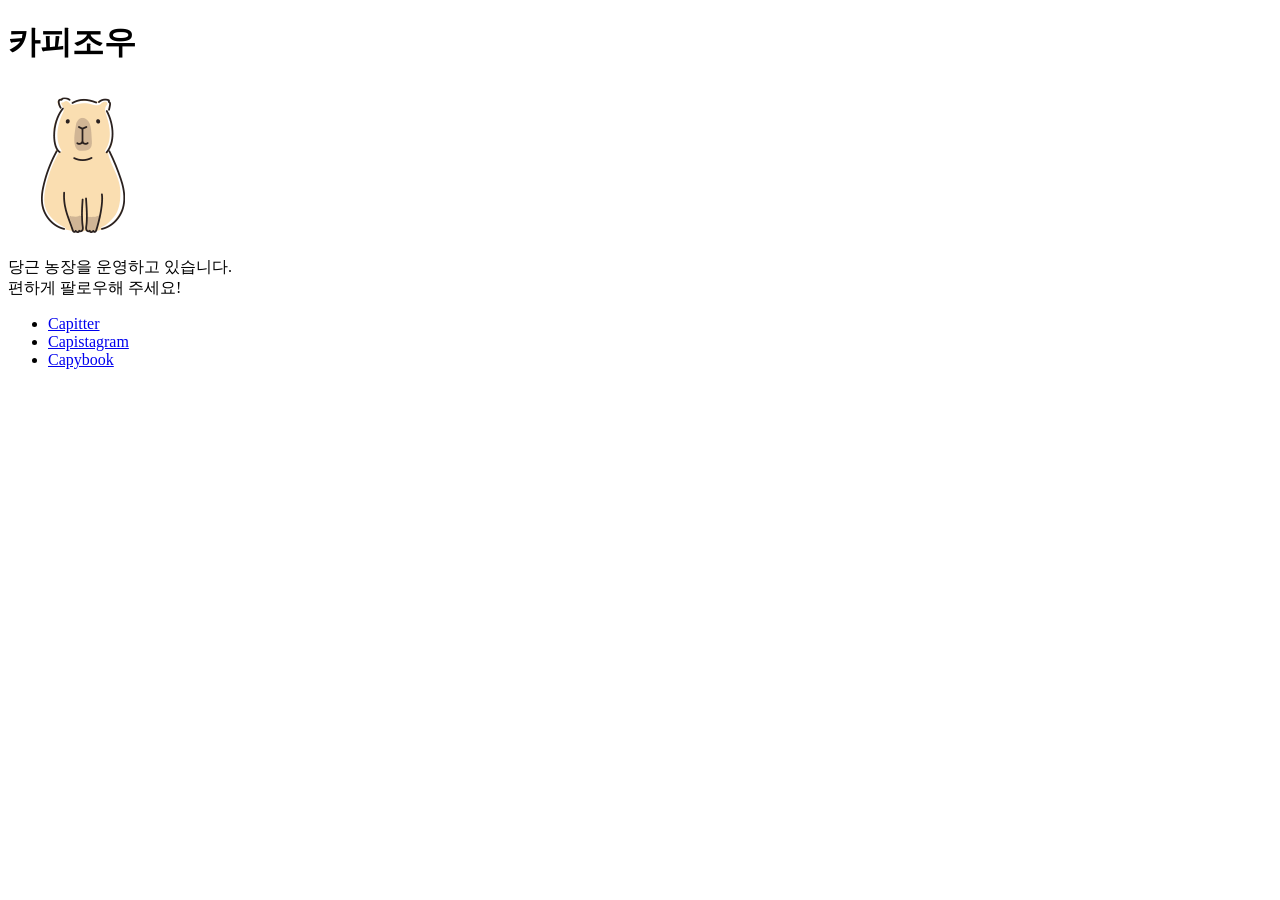
<file: test0406/index.html>
<!DOCTYPE html>
<html lang="ko">
  <head>
    <meta charset="UTF-8">
    <title>카피조우 소개</title>
  </head>
  <body>
    <h1>카피조우</h1>
    <p>
      <img src="capyzou.png" alt="카피조우 증명사진">
    </p>
    <p>
      당근 농장을 운영하고 있습니다.<br>
      편하게 팔로우해 주세요!
    </p>
    <ul>
      <li><a href="#">Capitter</a></li>
      <li><a href="#">Capistagram</a></li>
      <li><a href="#">Capybook</a></li>
    </ul>
  </body>
</html>
</file>
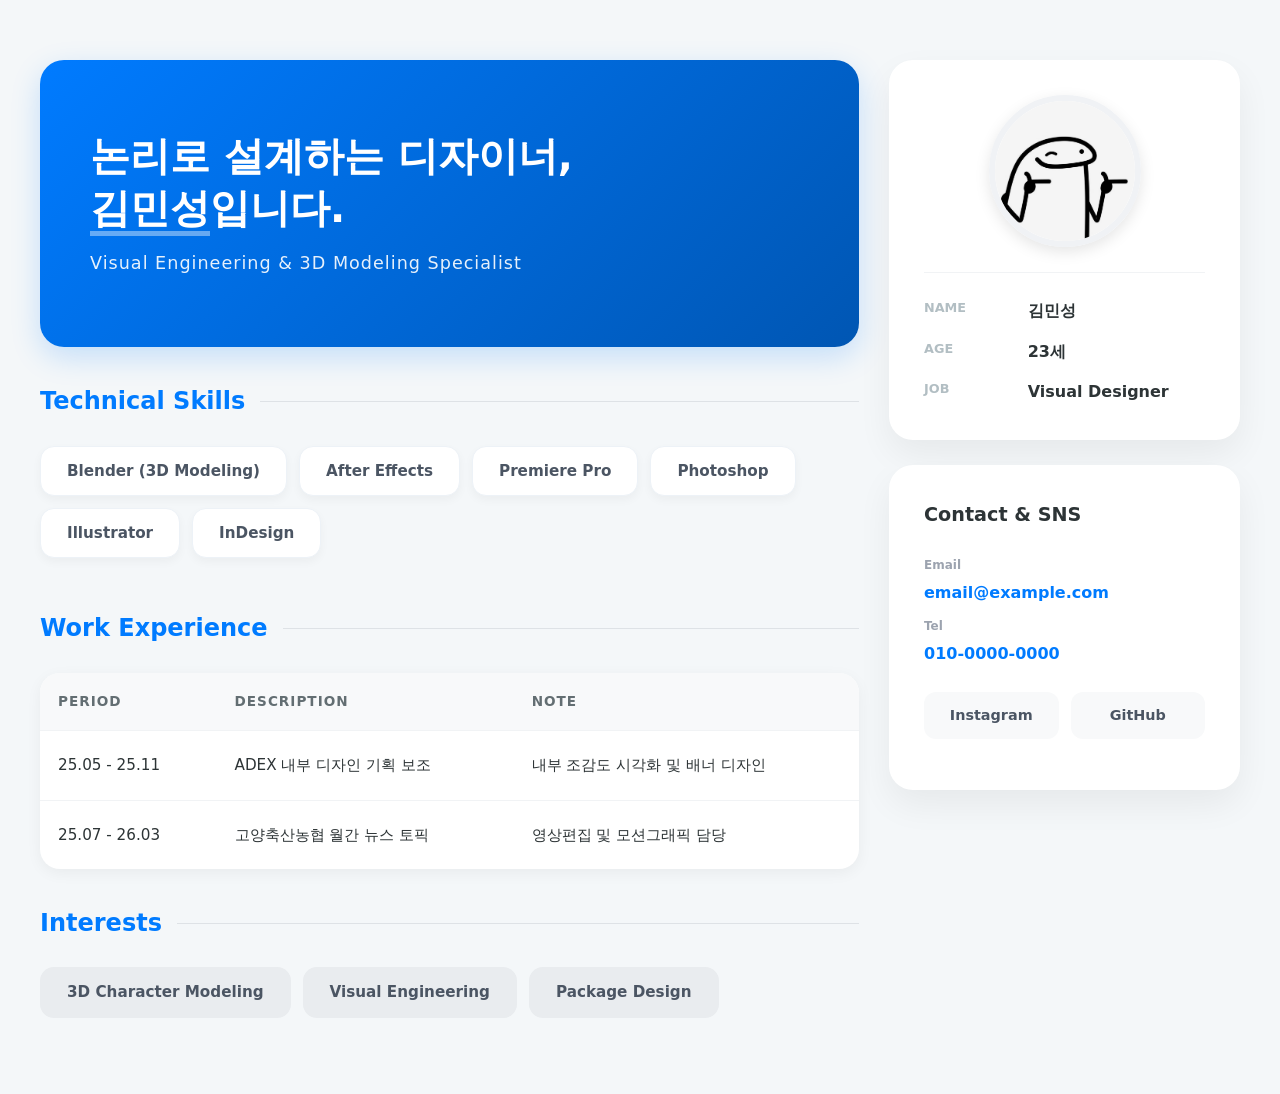
<file: legacy/0511/index.html>
<!DOCTYPE html>
<html lang="ko">
<head>
    <meta charset="UTF-8">
    <meta name="viewport" content="width=device-width, initial-scale=1.0">
    <title>Doffel | Portfolio Profile</title>
    <link rel="stylesheet" href="style.css">
</head>
<body>

    <div class="content-wrapper"> 
        <main class="resume-main">
            <section class="intro-banner">
                <h2 class="main-slogan">논리로 설계하는 디자이너,<br><span>김민성</span>입니다.</h2>
                <p class="sub-slogan">Visual Engineering & 3D Modeling Specialist</p>
            </section>

            <section class="skills-section">
                <h3 class="section-title">Technical Skills</h3>
                <ul class="tag-list">
                    <li>Blender (3D Modeling)</li>
                    <li>After Effects</li>
                    <li>Premiere Pro</li>
                    <li>Photoshop</li>
                    <li>Illustrator</li> 
                    <li>InDesign</li>
                </ul>
            </section>

            <section class="history-section">
                <h3 class="section-title">Work Experience</h3>
                <div class="table-container">
                    <table>
                        <thead>
                            <tr>
                                <th>Period</th>
                                <th>Description</th>
                                <th>Note</th>
                            </tr>
                        </thead>
                        <tbody>
                            <tr>
                                <td>25.05 - 25.11</td>
                                <td>ADEX 내부 디자인 기획 보조</td>
                                <td>내부 조감도 시각화 및 배너 디자인</td>
                            </tr>
                            <tr>
                                <td>25.07 - 26.03</td>
                                <td>고양축산농협 월간 뉴스 토픽</td>
                                <td>영상편집 및 모션그래픽 담당</td>
                            </tr>
                        </tbody>
                    </table>
                </div>
            </section>

            <section class="interests-section">
                <h3 class="section-title">Interests</h3>
                <ul class="tag-list gray">
                    <li>3D Character Modeling</li>
                    <li>Visual Engineering</li>
                    <li>Package Design</li>
                </ul>
            </section>
        </main>

        <aside class="profile-sidebar">
            <div class="sticky-container">
                <section class="profile-card">
                    <div class="image-box">
                        <img src="profile.png" alt="Profile Image">
                    </div>
                    <dl class="basic-info">
                        <dt>Name</dt> <dd>김민성</dd>
                        <dt>Age</dt> <dd>23세</dd>
                        <dt>Job</dt> <dd>Visual Designer</dd>
                    </dl>
                </section>

                <section class="contact-section">
                    <h3 class="side-title">Contact & SNS</h3>
                    <div class="contact-box">
                        <p><span>Email</span> <a href="mailto:email@example.com">email@example.com</a></p>
                        <p><span>Tel</span> <a href="tel:010-0000-0000">010-0000-0000</a></p>
                    </div>
                    <ul class="sns-links">
                        <li><a href="#" class="btn-sns">Instagram</a></li>
                        <li><a href="#" class="btn-sns">GitHub</a></li>
                    </ul>
                </section>
            </div>
        </aside>
    </div>

</body>
</html>
</file>
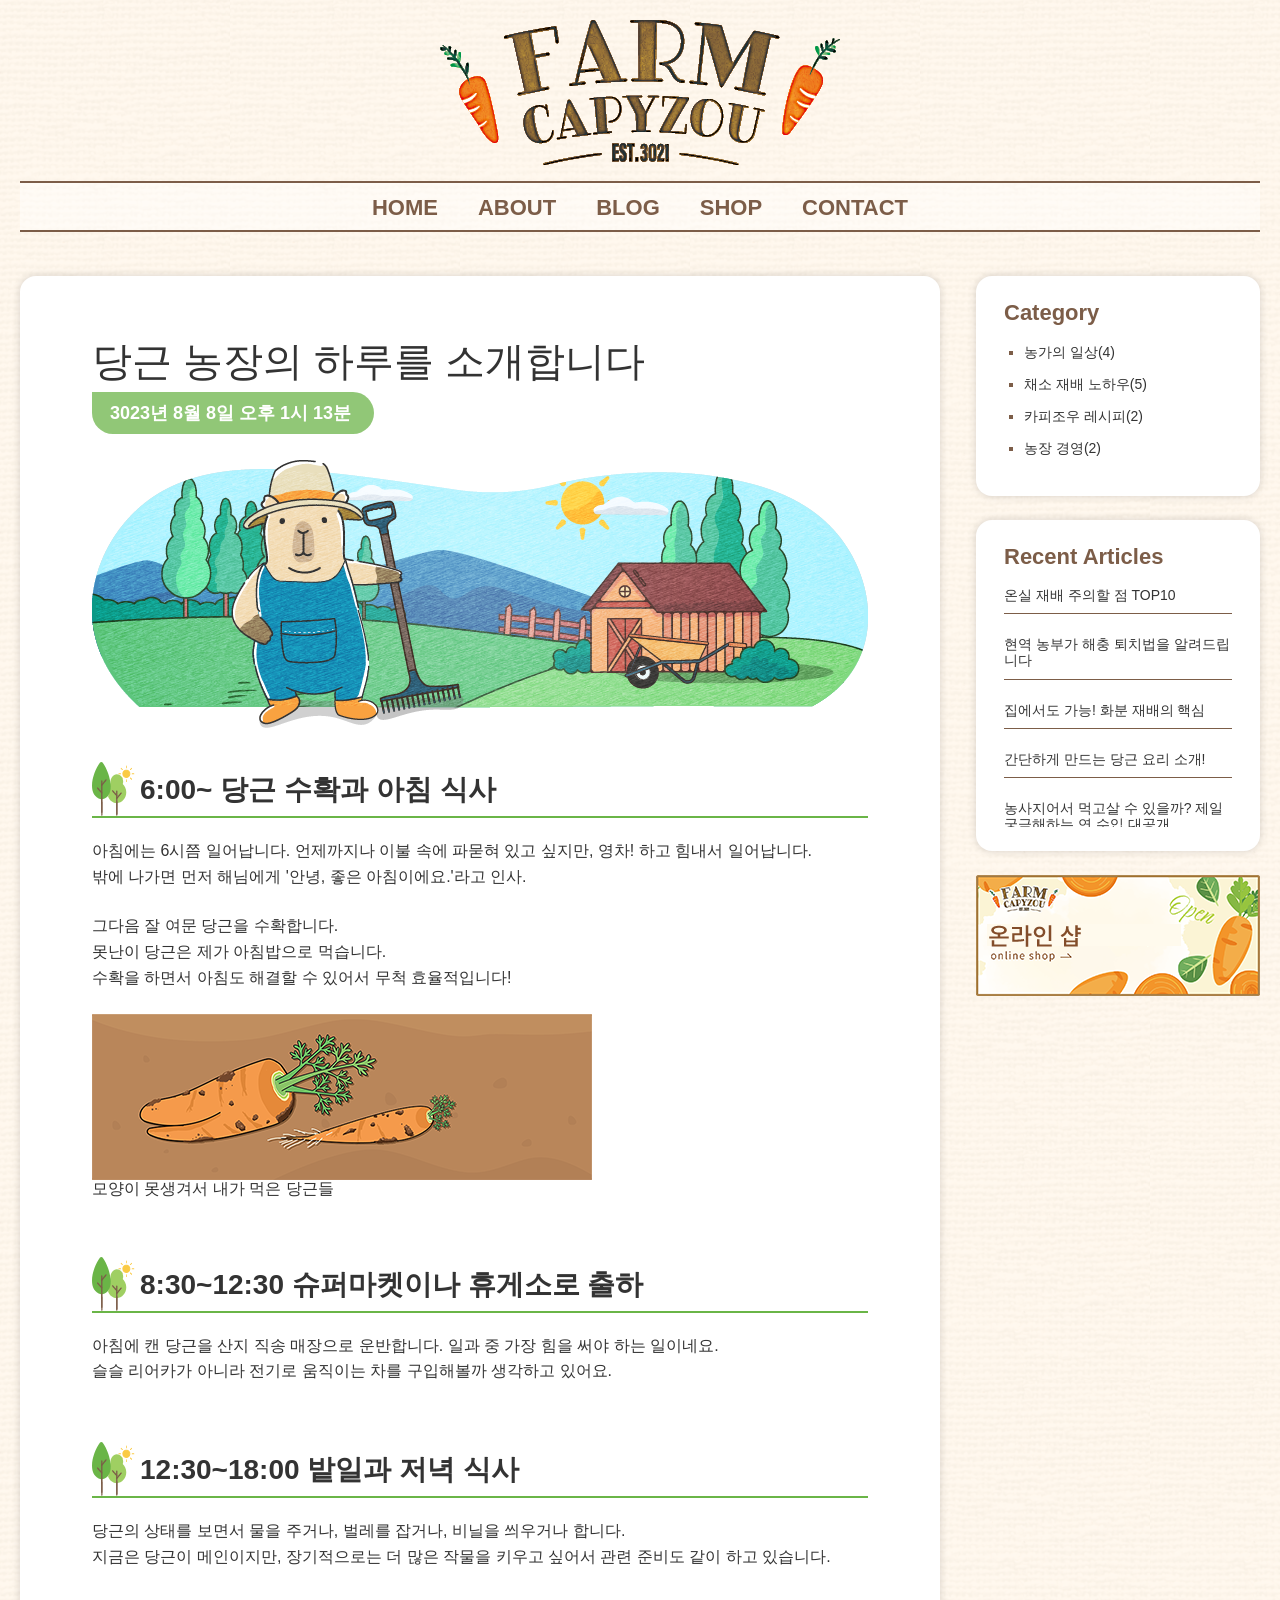
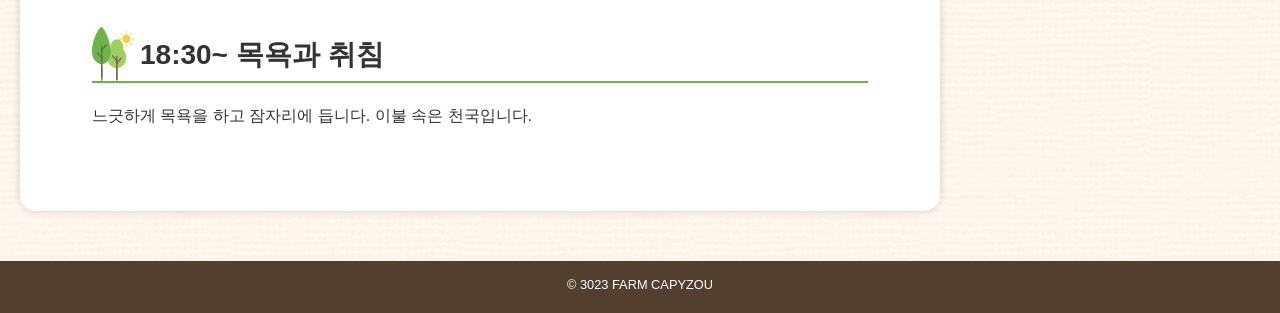
<file: test0413/06장/완성/index.html>
<!DOCTYPE html>
<html lang="ko">
  <head>
    <meta charset="UTF-8">
    <link rel="stylesheet" href="css/reset.css">
    <link rel="stylesheet" href="css/style.css">
    <title>FARM CAPYZOU</title>
  </head>
  <body>
    <header>
      <h1><img src="images/logo.png" alt="FARM CAPYZOU"></h1>
      <nav>
        <ul>
          <li><a href="#">HOME</a></li>
          <li><a href="#">ABOUT</a></li>
          <li><a href="#">BLOG</a></li>
          <li><a href="#">SHOP</a></li>
          <li><a href="#">CONTACT</a></li>
        </ul>
      </nav>
    </header>
    <div>
      <main>
        <article>
          <h2>당근 농장의 하루를 소개합니다</h2>
          <p class="postdate">
            <time datetime="3023-08-08T13:13">
              3023년 8월 8일 오후 1시 13분
            </time>
          </p>
          <p class="eyecatch">
            <img src="images/eyecatch.png" alt="농원에 있는 카피조우 그림">
          </p>
          <section>
            <h3>6:00~ 당근 수확과 아침 식사</h3>
            <p>아침에는 6시쯤 일어납니다. 언제까지나 이불 속에 파묻혀 있고 싶지만, 영차! 하고 힘내서 일어납니다.<br>밖에 나가면 먼저 해님에게 '안녕, 좋은 아침이에요.'라고 인사.</p>
            <p>
              그다음 잘 여문 당근을 수확합니다.<br>
              못난이 당근은 제가 아침밥으로 먹습니다.<br>
              수확을 하면서 아침도 해결할 수 있어서 무척 효율적입니다!<br>
            </p>
            <figure>
              <img src="images/carrots.png" alt="못난이 당근 그림">
              <figcaption>모양이 못생겨서 내가 먹은 당근들</figcaption>
            </figure>
          </section>
          <section>
            <h3>8:30~12:30 슈퍼마켓이나 휴게소로 출하</h3>
            <p>아침에 캔 당근을 산지 직송 매장으로 운반합니다. 일과 중 가장 힘을 써야 하는 일이네요. <br>슬슬 리어카가 아니라 전기로 움직이는 차를 구입해볼까 생각하고 있어요.</p>
          </section>
          <section>
            <h3>12:30~18:00 밭일과 저녁 식사</h3>
            <p>당근의 상태를 보면서 물을 주거나, 벌레를 잡거나, 비닐을 씌우거나 합니다.<br>지금은 당근이 메인이지만, 장기적으로는 더 많은 작물을 키우고 싶어서 관련 준비도 같이 하고 있습니다.</p>
          </section>
          <section>
            <h3>18:30~ 목욕과 취침</h3>
            <p>느긋하게 목욕을 하고 잠자리에 듭니다. 이불 속은 천국입니다.</p>
          </section>
        </article>
      </main>
      <aside>
        <nav class="categoryNav">
          <h2>Category</h2>
          <ul>
            <li><a href="#">농가의 일상(4)</a></li>
            <li><a href="#">채소 재배 노하우(5)</a></li>
            <li><a href="#">카피조우 레시피(2)</a></li>
            <li><a href="#">농장 경영(2)</a></li>
          </ul>
        </nav>
        <nav class="recentNav">
          <h2>Recent Articles</h2>
          <ul>
            <li><a href="#">온실 재배 주의할 점 TOP10</a></li>
            <li><a href="#">현역 농부가 해충 퇴치법을 알려드립니다</a></li>
            <li><a href="#">집에서도 가능! 화분 재배의 핵심</a></li>
            <li><a href="#">간단하게 만드는 당근 요리 소개!</a></li>
            <li><a href="#">농사지어서 먹고살 수 있을까? 제일 궁금해하는 연 수입 대공개</a></li>
            <li><a href="#">안녕하세요. FARM CAPYZOU입니다.</a></li>
          </ul>
        </nav>
        <p>
          <a href="#"><img src="images/side_banner.png" alt="온라인 샵 배너"></a>
        </p>
      </aside>
    </div>
    <footer>
      <p><small>© 3023 FARM CAPYZOU</small></p>
    </footer>
  </body>
</html>
</file>
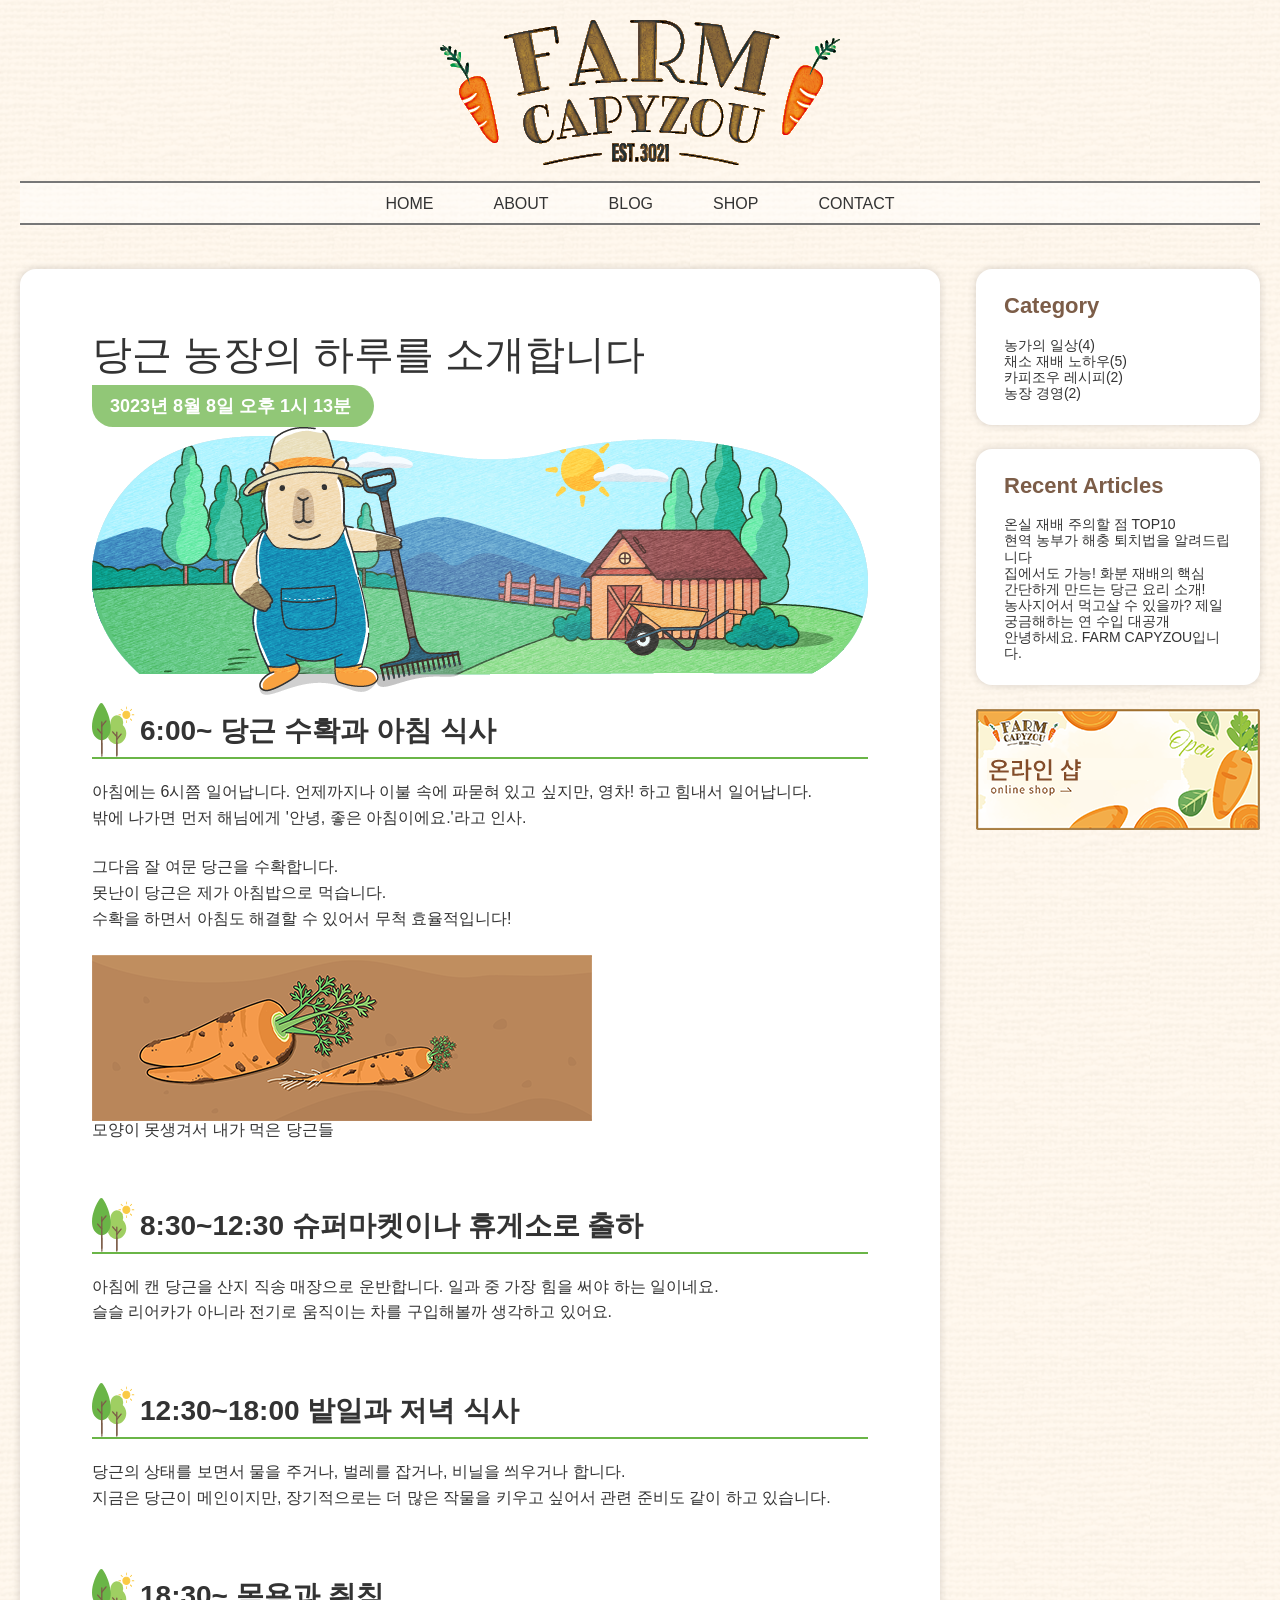
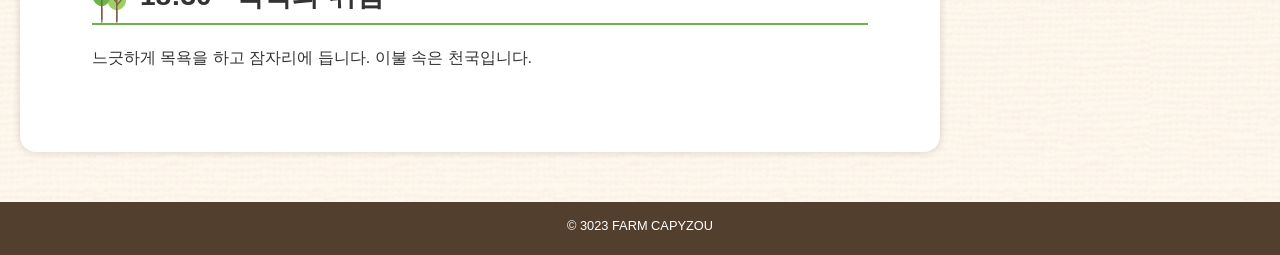
<file: test0413/06장/작업/index.html>
<!DOCTYPE html>
<html lang="ko">
  <head>
    <meta charset="UTF-8">
    <link rel="stylesheet" href="css/reset.css">
    <link rel="stylesheet" href="css/style.css">
    <title>FARM CAPYZOU</title>
  </head>
  <body>
    <header>
      <h1><img src="images/logo.png" alt="FARM CAPYZOU"></h1>
      <nav>
        <ul>
          <li><a href="#">HOME</a></li>
          <li><a href="#">ABOUT</a></li>
          <li><a href="#">BLOG</a></li>
          <li><a href="#">SHOP</a></li>
          <li><a href="#">CONTACT</a></li>
        </ul>
      </nav>
    </header>
    <div>
      
      <main>
        <article>
          <h2>당근 농장의 하루를 소개합니다</h2>
          <p>
            <time datetime="3023-08-08T13:13">
              3023년 8월 8일 오후 1시 13분
            </time>
          </p>
          <p>
            <img src="images/eyecatch.png" alt="농원에 있는 카피조우 그림">
          </p>
          <section>
            <h3>6:00~ 당근 수확과 아침 식사</h3>
            <p>아침에는 6시쯤 일어납니다. 언제까지나 이불 속에 파묻혀 있고 싶지만, 영차! 하고 힘내서 일어납니다.<br>밖에 나가면 먼저 해님에게 '안녕, 좋은 아침이에요.'라고 인사.</p>
            <p>
              그다음 잘 여문 당근을 수확합니다.<br>
              못난이 당근은 제가 아침밥으로 먹습니다.<br>
              수확을 하면서 아침도 해결할 수 있어서 무척 효율적입니다!<br>
            </p>
            <figure>
              <img src="images/carrots.png" alt="못난이 당근 그림">
              <figcaption>모양이 못생겨서 내가 먹은 당근들</figcaption>
            </figure>
          </section>
          <section>
            <h3>8:30~12:30 슈퍼마켓이나 휴게소로 출하</h3>
            <p>아침에 캔 당근을 산지 직송 매장으로 운반합니다. 일과 중 가장 힘을 써야 하는 일이네요.<br>슬슬 리어카가 아니라 전기로 움직이는 차를 구입해볼까 생각하고 있어요.</p>
          </section>
          <section>
            <h3>12:30~18:00 밭일과 저녁 식사</h3>
            <p>당근의 상태를 보면서 물을 주거나, 벌레를 잡거나, 비닐을 씌우거나 합니다.<br>지금은 당근이 메인이지만, 장기적으로는 더 많은 작물을 키우고 싶어서 관련 준비도 같이 하고 있습니다.</p>
          </section>
          <section>
            <h3>18:30~ 목욕과 취침</h3>
            <p>느긋하게 목욕을 하고 잠자리에 듭니다. 이불 속은 천국입니다.</p>
          </section>
        </article>
      </main>
      <aside>
        <nav>
          <h2>Category</h2>
          <ul>
            <li><a href="#">농가의 일상(4)</a></li>
            <li><a href="#">채소 재배 노하우(5)</a></li>
            <li><a href="#">카피조우 레시피(2)</a></li>
            <li><a href="#">농장 경영(2)</a></li>
          </ul>
        </nav>
        <nav>
          <h2>Recent Articles</h2>
          <ul>
            <li><a href="#">온실 재배 주의할 점 TOP10</a></li>
            <li><a href="#">현역 농부가 해충 퇴치법을 알려드립니다</a></li>
            <li><a href="#">집에서도 가능! 화분 재배의 핵심</a></li>
            <li><a href="#">간단하게 만드는 당근 요리 소개!</a></li>
            <li><a href="#">농사지어서 먹고살 수 있을까? 제일 궁금해하는 연 수입 대공개</a></li>
            <li><a href="#">안녕하세요. FARM CAPYZOU입니다.</a></li>
          </ul>
        </nav>
        <p>
          <a href="#"><img src="images/side_banner.png" alt="온라인 샵 배너"></a>
        </p>
      </aside>
    </div>
    <footer>
      <p><small>© 3023 FARM CAPYZOU</small></p>
    </footer>
  </body>
</html>
</file>
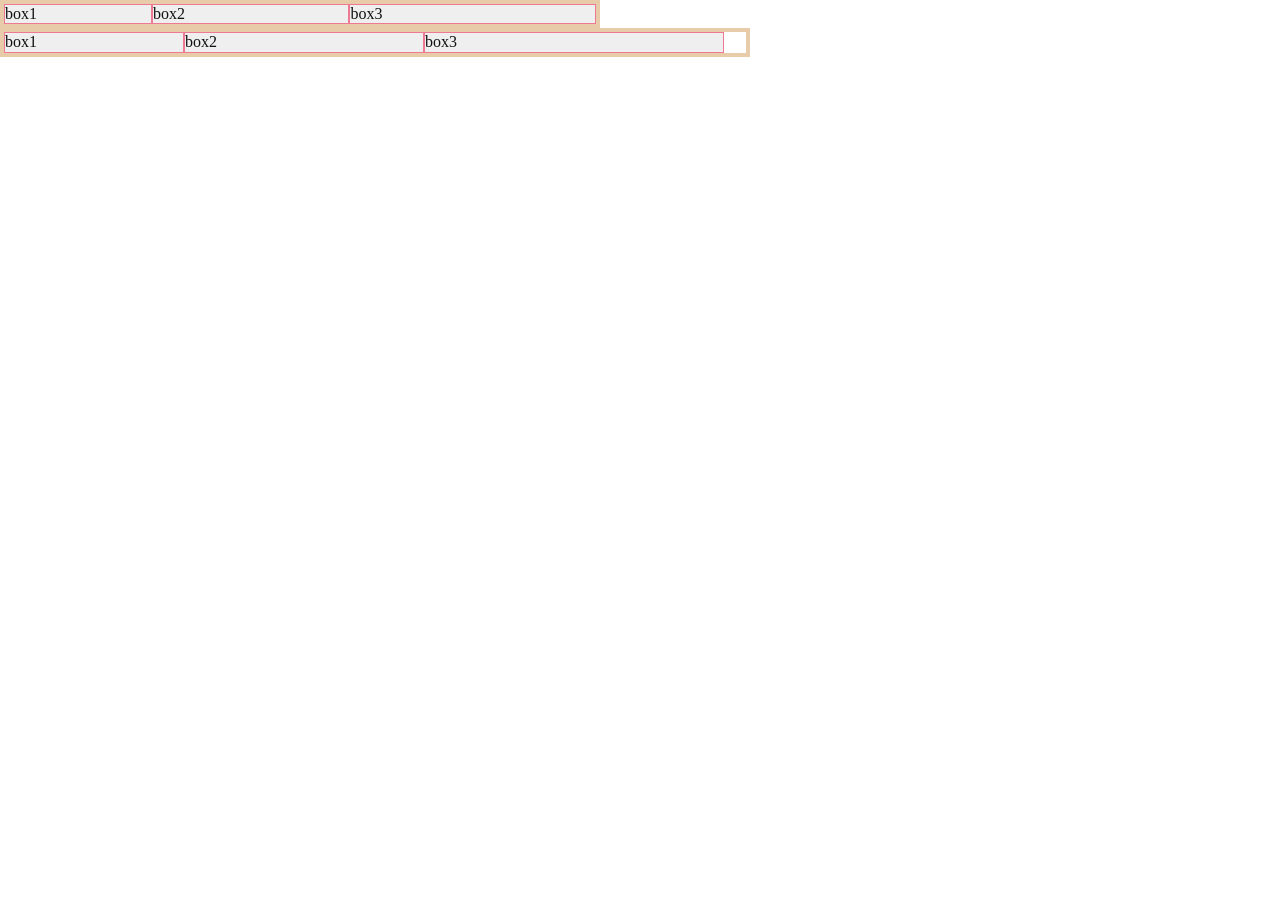
<file: test0413/06장/Flexbox/완성/index.html>
<!DOCTYPE html>
<html lang="ko">
  <head>
    <meta charset="UTF-8">
    <link rel="stylesheet" href="css/reset.css">
    <link rel="stylesheet" href="css/style.css">
    <title>Flexbox 연습</title>
  </head>
  <body>
    <ul>
      <li class="b1">box1</li>
      <li class="b2">box2</li>
      <li class="b3">box3</li>
    </ul>

    <ul class="ul2">
      <li class="b1">box1</li>
      <li class="b2">box2</li>
      <li class="b3">box3</li>
    </ul>
  </body>
</html>
</file>
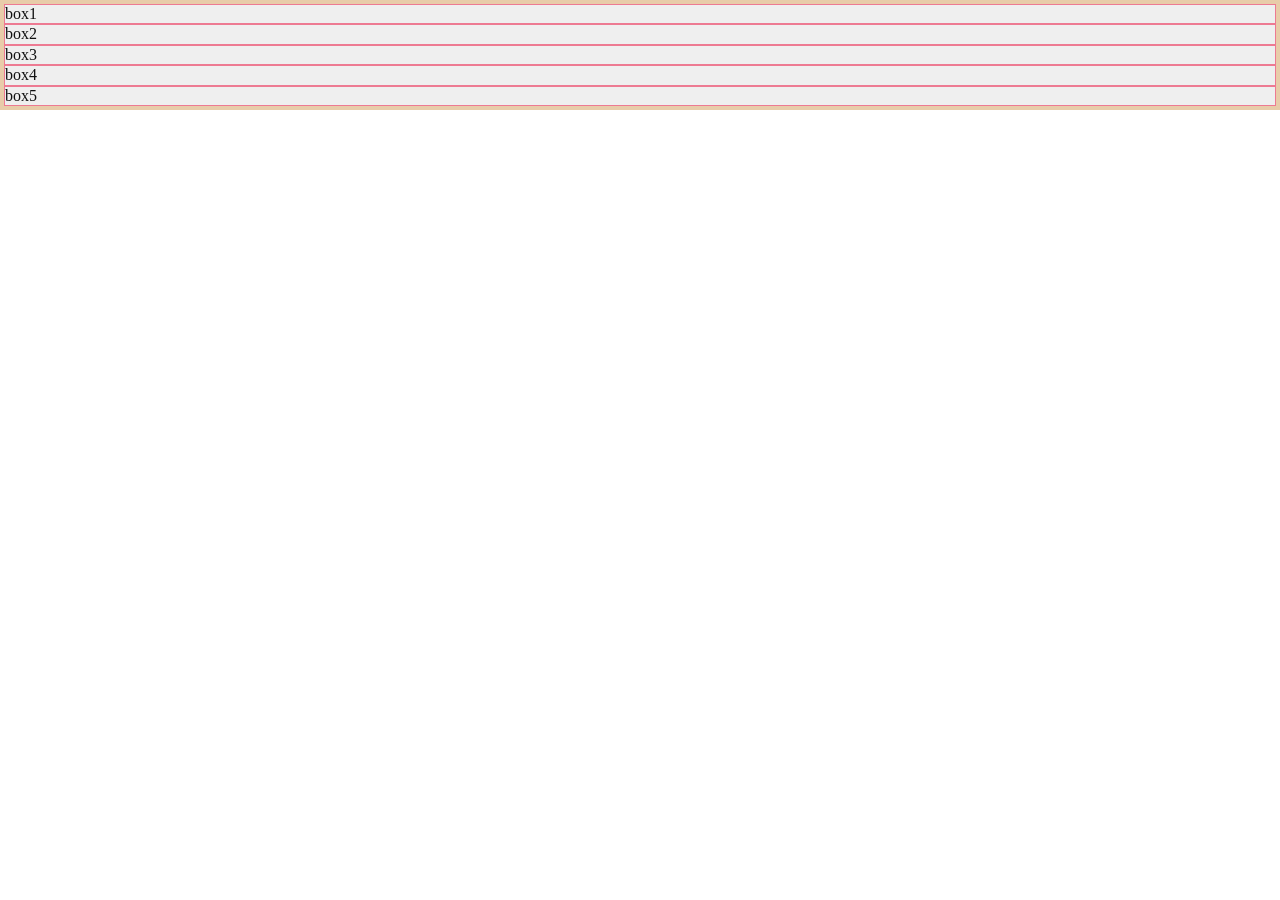
<file: test0413/06장/Flexbox/작업/index.html>
<!DOCTYPE html>
<html lang="ko">
  <head>
    <meta charset="UTF-8">
    <link rel="stylesheet" href="css/reset.css">
    <link rel="stylesheet" href="css/style.css">
    <title>Flexbox 연습</title>
  </head>
  <body>
    <ul>
      <li>box1</li>
      <li>box2</li>
      <li>box3</li>
      <li>box4</li>
      <li>box5</li>
    </ul>
  </body>
</html>
</file>
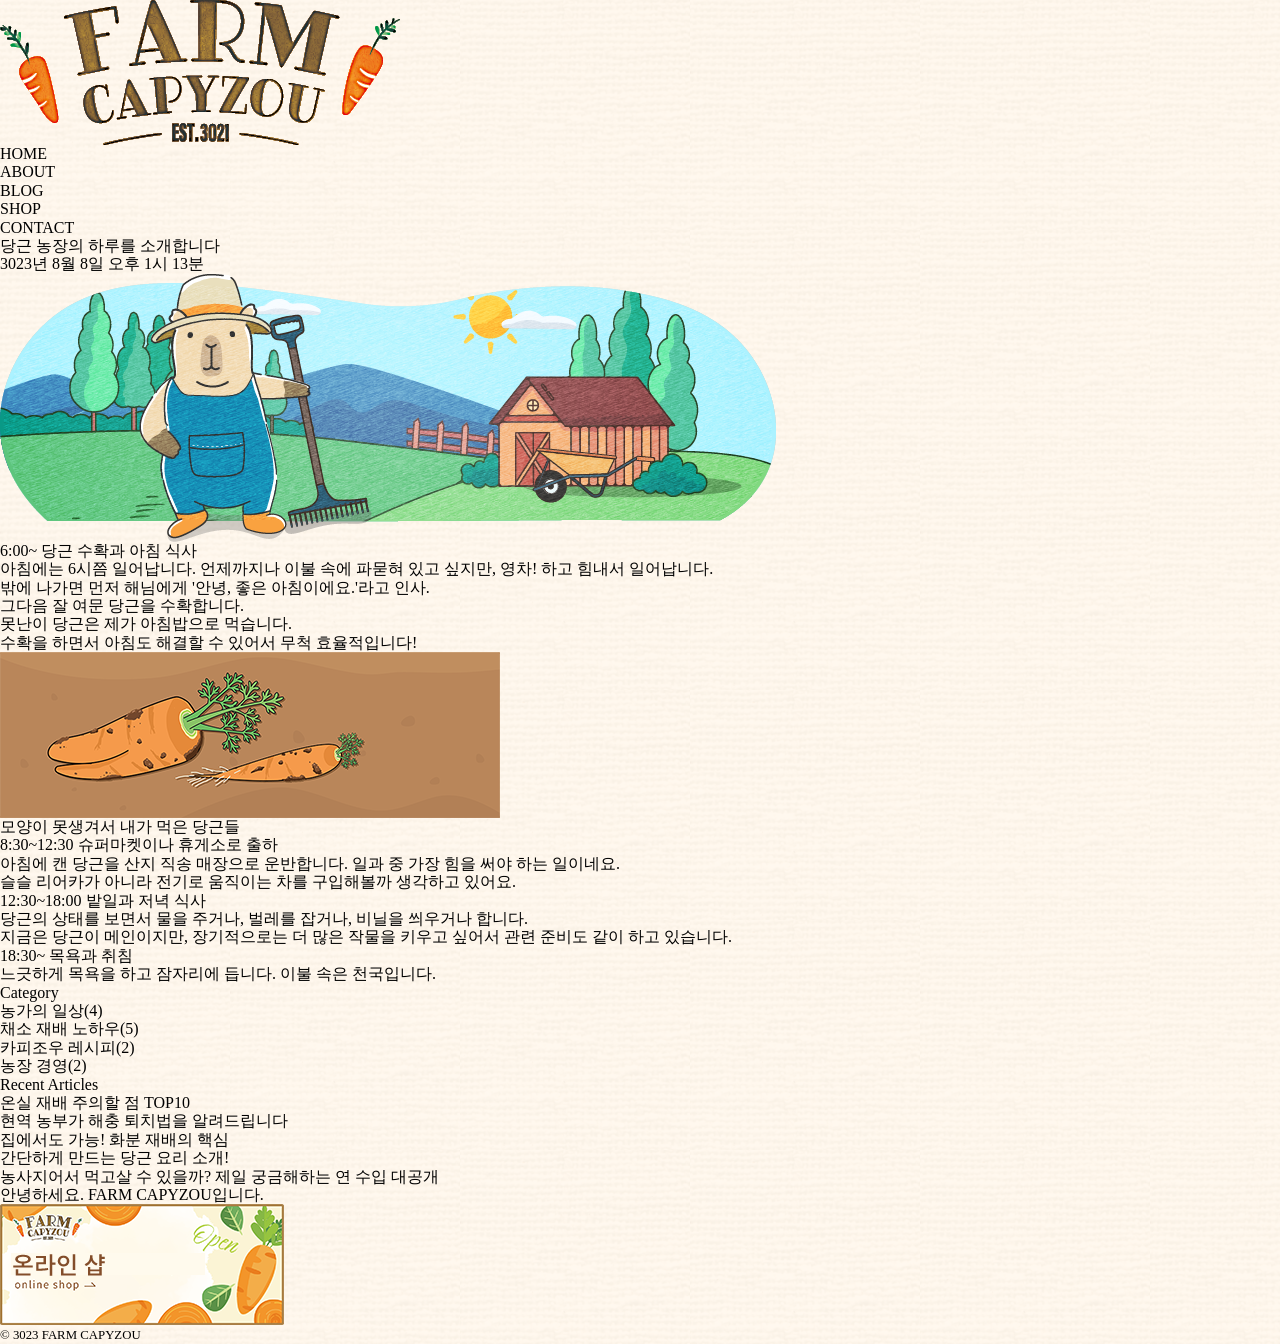
<file: test0413/06장/step/02/01_body_step1.html>
<!DOCTYPE html>
<html lang="ko">
  <head>
    <meta charset="UTF-8">
    <link rel="stylesheet" href="css/reset.css">
    <link rel="stylesheet" href="css/01_body_step1.css"><!-- ←여러분의 작업 파일에는 css/style.css가 들어갑니다 -->
    <title>FARM CAPYZOU</title>
  </head>
  <body>
    <header>
      <h1><img src="images/logo.png" alt="FARM CAPYZOU"></h1>
      <nav>
        <ul>
          <li><a href="#">HOME</a></li>
          <li><a href="#">ABOUT</a></li>
          <li><a href="#">BLOG</a></li>
          <li><a href="#">SHOP</a></li>
          <li><a href="#">CONTACT</a></li>
        </ul>
      </nav>
    </header>
    <main>
      <article>
        <h2>당근 농장의 하루를 소개합니다</h2>
        <p>
          <time datetime="3023-08-08T13:13">
            3023년 8월 8일 오후 1시 13분
          </time>
        </p>
        <p>
          <img src="images/eyecatch.png" alt="농원에 있는 카피조우 그림">
        </p>
        <section>
          <h3>6:00~ 당근 수확과 아침 식사</h3>
          <p>아침에는 6시쯤 일어납니다. 언제까지나 이불 속에 파묻혀 있고 싶지만, 영차! 하고 힘내서 일어납니다.<br>밖에 나가면 먼저 해님에게 '안녕, 좋은 아침이에요.'라고 인사.</p>
          <p>
            그다음 잘 여문 당근을 수확합니다.<br>
            못난이 당근은 제가 아침밥으로 먹습니다.<br>
            수확을 하면서 아침도 해결할 수 있어서 무척 효율적입니다!<br>
          </p>
          <figure>
            <img src="images/carrots.png" alt="못난이 당근 그림">
            <figcaption>모양이 못생겨서 내가 먹은 당근들</figcaption>
          </figure>
        </section>
        <section>
          <h3>8:30~12:30 슈퍼마켓이나 휴게소로 출하</h3>
          <p>아침에 캔 당근을 산지 직송 매장으로 운반합니다. 일과 중 가장 힘을 써야 하는 일이네요.<br>슬슬 리어카가 아니라 전기로 움직이는 차를 구입해볼까 생각하고 있어요.</p>
        </section>
        <section>
          <h3>12:30~18:00 밭일과 저녁 식사</h3>
          <p>당근의 상태를 보면서 물을 주거나, 벌레를 잡거나, 비닐을 씌우거나 합니다.<br>지금은 당근이 메인이지만, 장기적으로는 더 많은 작물을 키우고 싶어서 관련 준비도 같이 하고 있습니다.</p>
        </section>
        <section>
          <h3>18:30~ 목욕과 취침</h3>
          <p>느긋하게 목욕을 하고 잠자리에 듭니다. 이불 속은 천국입니다.</p>
        </section>
      </article>
    </main>
    <aside>
      <nav>
        <h2>Category</h2>
        <ul>
          <li><a href="#">농가의 일상(4)</a></li>
          <li><a href="#">채소 재배 노하우(5)</a></li>
          <li><a href="#">카피조우 레시피(2)</a></li>
          <li><a href="#">농장 경영(2)</a></li>
        </ul>
      </nav>
      <nav>
        <h2>Recent Articles</h2>
        <ul>
          <li><a href="#">온실 재배 주의할 점 TOP10</a></li>
          <li><a href="#">현역 농부가 해충 퇴치법을 알려드립니다</a></li>
          <li><a href="#">집에서도 가능! 화분 재배의 핵심</a></li>
          <li><a href="#">간단하게 만드는 당근 요리 소개!</a></li>
          <li><a href="#">농사지어서 먹고살 수 있을까? 제일 궁금해하는 연 수입 대공개</a></li>
          <li><a href="#">안녕하세요. FARM CAPYZOU입니다.</a></li>
        </ul>
      </nav>
      <p>
        <a href="#"><img src="images/side_banner.png" alt="온라인 샵 배너"></a>
      </p>
    </aside>
    <footer>
      <p><small>© 3023 FARM CAPYZOU</small></p>
    </footer>
  </body>
</html>
</file>
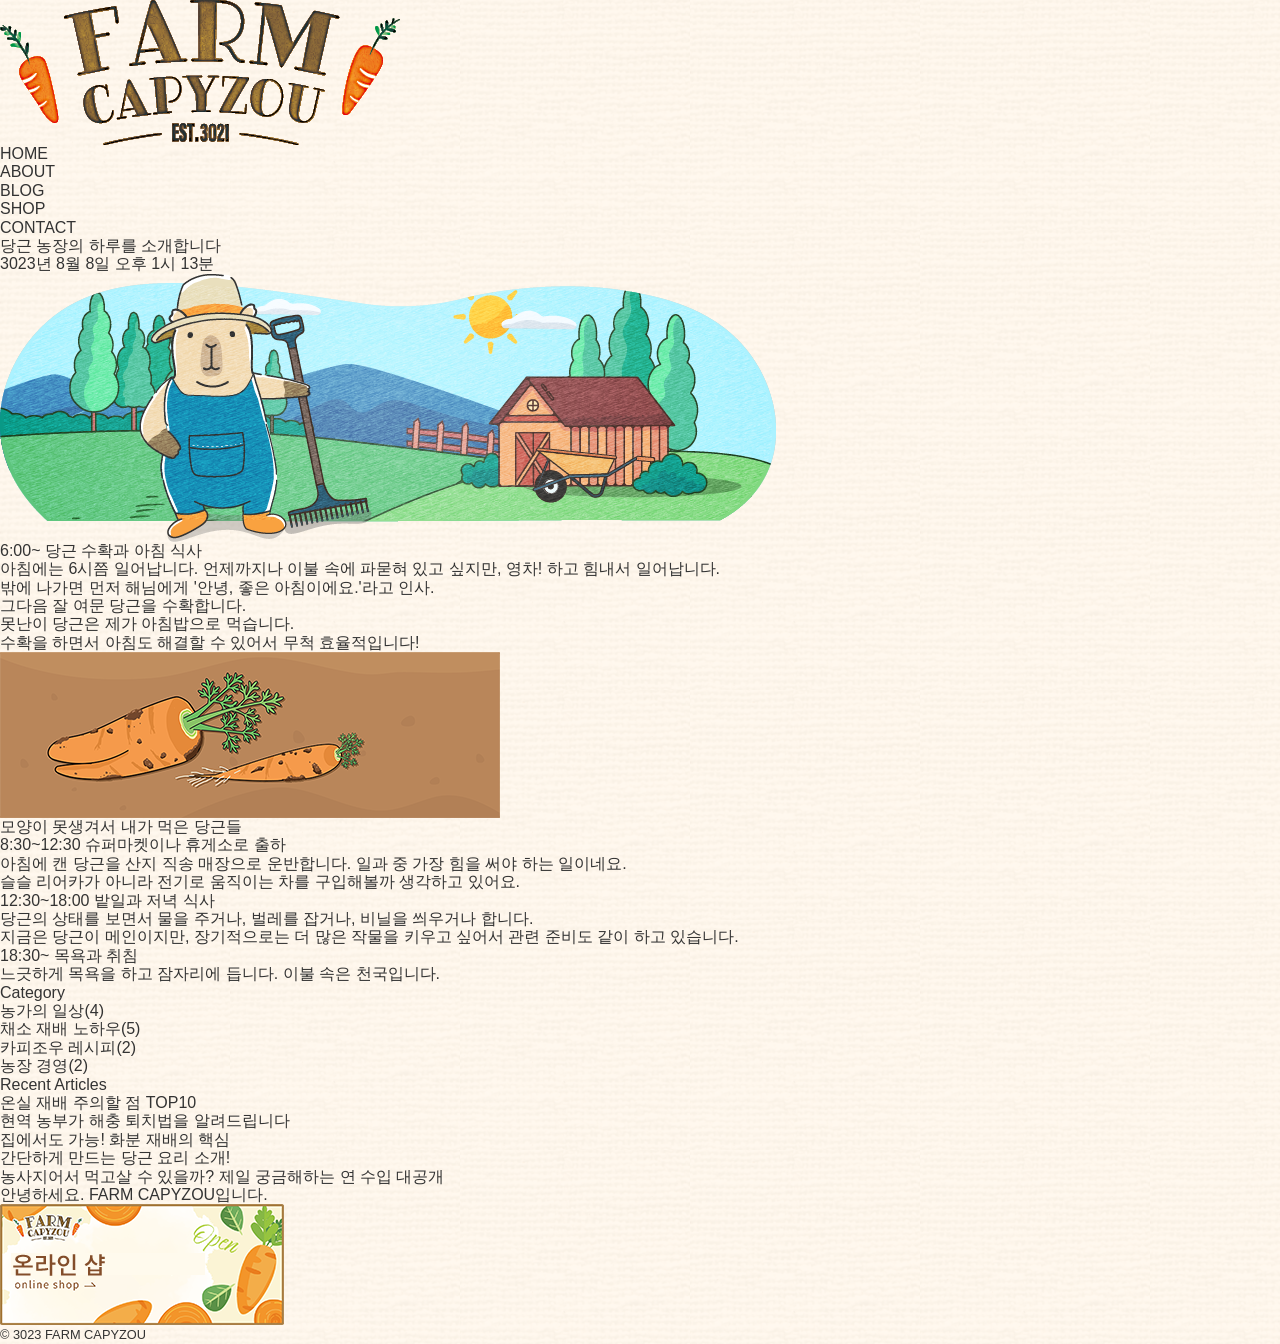
<file: test0413/06장/step/02/01_body_step2.html>
<!DOCTYPE html>
<html lang="ko">
  <head>
    <meta charset="UTF-8">
    <link rel="stylesheet" href="css/reset.css">
    <link rel="stylesheet" href="css/01_body_step2.css"><!-- ←여러분의 작업 파일에는 css/style.css가 들어갑니다 -->
    <title>FARM CAPYZOU</title>
  </head>
  <body>
    <header>
      <h1><img src="images/logo.png" alt="FARM CAPYZOU"></h1>
      <nav>
        <ul>
          <li><a href="#">HOME</a></li>
          <li><a href="#">ABOUT</a></li>
          <li><a href="#">BLOG</a></li>
          <li><a href="#">SHOP</a></li>
          <li><a href="#">CONTACT</a></li>
        </ul>
      </nav>
    </header>
    <main>
      <article>
        <h2>당근 농장의 하루를 소개합니다</h2>
        <p>
          <time datetime="3023-08-08T13:13">
            3023년 8월 8일 오후 1시 13분
          </time>
        </p>
        <p>
          <img src="images/eyecatch.png" alt="농원에 있는 카피조우 그림">
        </p>
        <section>
          <h3>6:00~ 당근 수확과 아침 식사</h3>
          <p>아침에는 6시쯤 일어납니다. 언제까지나 이불 속에 파묻혀 있고 싶지만, 영차! 하고 힘내서 일어납니다.<br>밖에 나가면 먼저 해님에게 '안녕, 좋은 아침이에요.'라고 인사.</p>
          <p>
            그다음 잘 여문 당근을 수확합니다.<br>
            못난이 당근은 제가 아침밥으로 먹습니다.<br>
            수확을 하면서 아침도 해결할 수 있어서 무척 효율적입니다!<br>
          </p>
          <figure>
            <img src="images/carrots.png" alt="못난이 당근 그림">
            <figcaption>모양이 못생겨서 내가 먹은 당근들</figcaption>
          </figure>
        </section>
        <section>
          <h3>8:30~12:30 슈퍼마켓이나 휴게소로 출하</h3>
          <p>아침에 캔 당근을 산지 직송 매장으로 운반합니다. 일과 중 가장 힘을 써야 하는 일이네요.<br>슬슬 리어카가 아니라 전기로 움직이는 차를 구입해볼까 생각하고 있어요.</p>
        </section>
        <section>
          <h3>12:30~18:00 밭일과 저녁 식사</h3>
          <p>당근의 상태를 보면서 물을 주거나, 벌레를 잡거나, 비닐을 씌우거나 합니다.<br>지금은 당근이 메인이지만, 장기적으로는 더 많은 작물을 키우고 싶어서 관련 준비도 같이 하고 있습니다.</p>
        </section>
        <section>
          <h3>18:30~ 목욕과 취침</h3>
          <p>느긋하게 목욕을 하고 잠자리에 듭니다. 이불 속은 천국입니다.</p>
        </section>
      </article>
    </main>
    <aside>
      <nav>
        <h2>Category</h2>
        <ul>
          <li><a href="#">농가의 일상(4)</a></li>
          <li><a href="#">채소 재배 노하우(5)</a></li>
          <li><a href="#">카피조우 레시피(2)</a></li>
          <li><a href="#">농장 경영(2)</a></li>
        </ul>
      </nav>
      <nav>
        <h2>Recent Articles</h2>
        <ul>
          <li><a href="#">온실 재배 주의할 점 TOP10</a></li>
          <li><a href="#">현역 농부가 해충 퇴치법을 알려드립니다</a></li>
          <li><a href="#">집에서도 가능! 화분 재배의 핵심</a></li>
          <li><a href="#">간단하게 만드는 당근 요리 소개!</a></li>
          <li><a href="#">농사지어서 먹고살 수 있을까? 제일 궁금해하는 연 수입 대공개</a></li>
          <li><a href="#">안녕하세요. FARM CAPYZOU입니다.</a></li>
        </ul>
      </nav>
      <p>
        <a href="#"><img src="images/side_banner.png" alt="온라인 샵 배너"></a>
      </p>
    </aside>
    <footer>
      <p><small>© 3023 FARM CAPYZOU</small></p>
    </footer>
  </body>
</html>
</file>
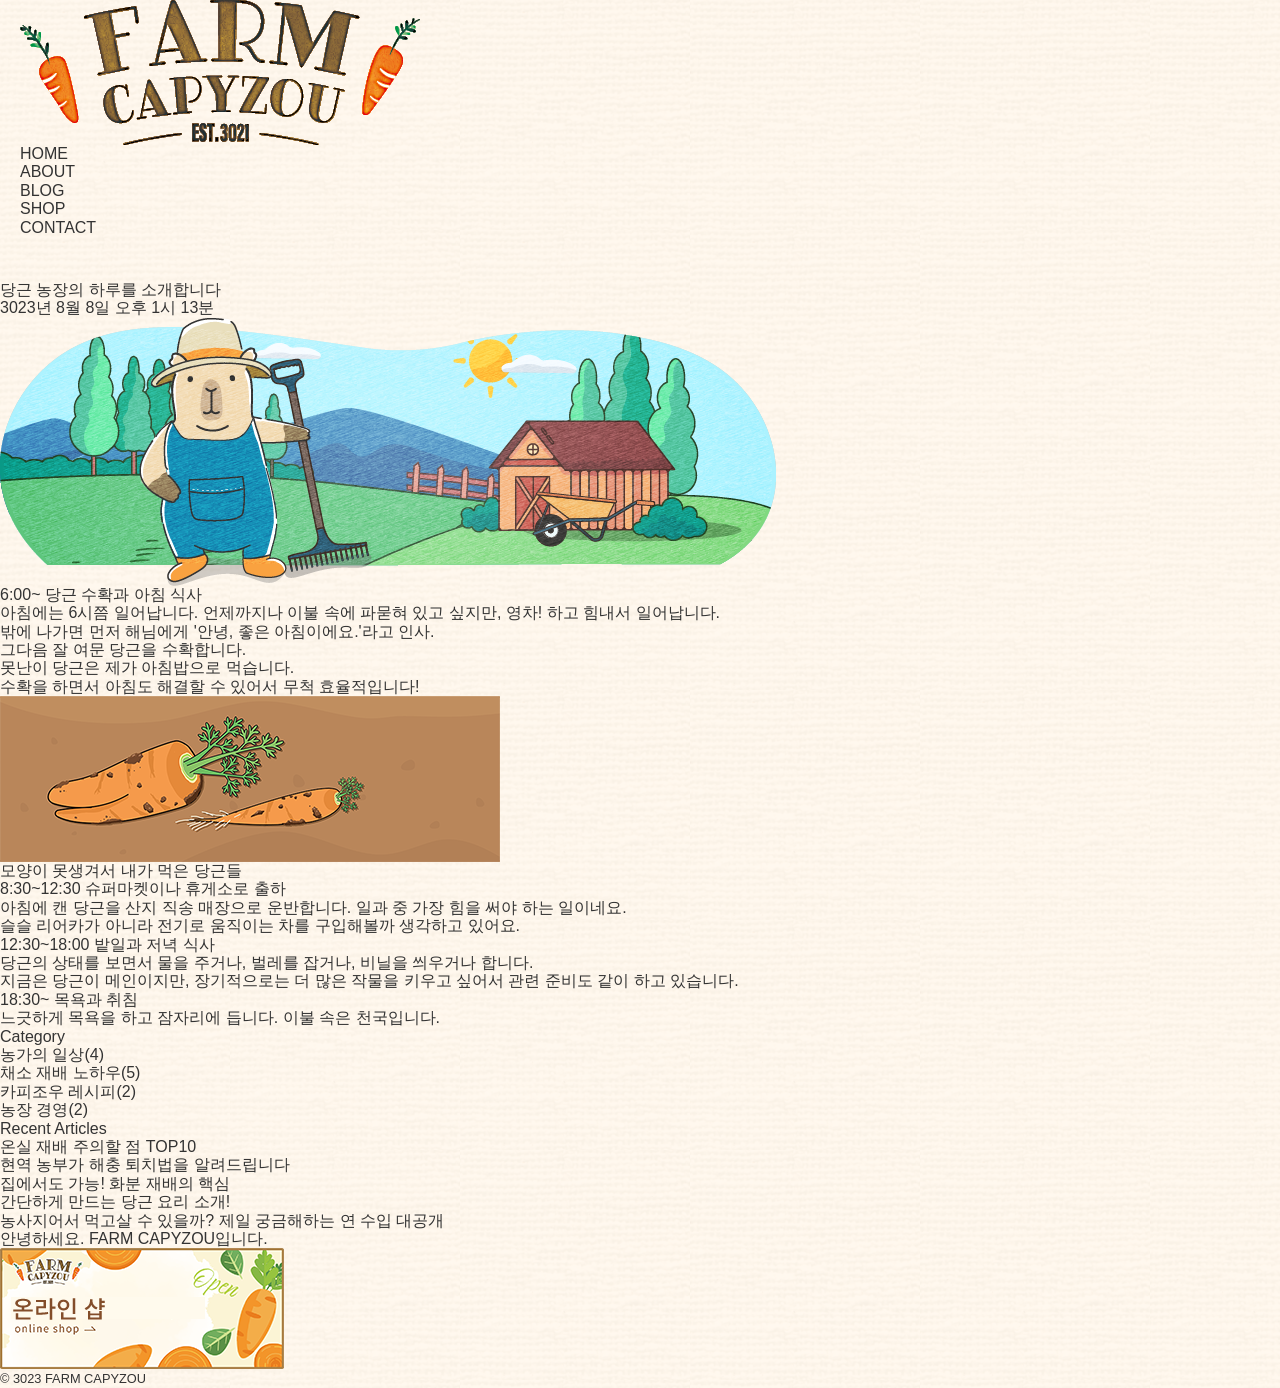
<file: test0413/06장/step/02/02_header_step1.html>
<!DOCTYPE html>
<html lang="ko">
  <head>
    <meta charset="UTF-8">
    <link rel="stylesheet" href="css/reset.css">
    <link rel="stylesheet" href="css/02_header_step1.css"><!-- ←여러분의 작업 파일에는 css/style.css가 들어갑니다 -->
    <title>FARM CAPYZOU</title>
  </head>
  <body>
    <header>
      <h1><img src="images/logo.png" alt="FARM CAPYZOU"></h1>
      <nav>
        <ul>
          <li><a href="#">HOME</a></li>
          <li><a href="#">ABOUT</a></li>
          <li><a href="#">BLOG</a></li>
          <li><a href="#">SHOP</a></li>
          <li><a href="#">CONTACT</a></li>
        </ul>
      </nav>
    </header>
    <main>
      <article>
        <h2>당근 농장의 하루를 소개합니다</h2>
        <p>
          <time datetime="3023-08-08T13:13">
            3023년 8월 8일 오후 1시 13분
          </time>
        </p>
        <p>
          <img src="images/eyecatch.png" alt="농원에 있는 카피조우 그림">
        </p>
        <section>
          <h3>6:00~ 당근 수확과 아침 식사</h3>
          <p>아침에는 6시쯤 일어납니다. 언제까지나 이불 속에 파묻혀 있고 싶지만, 영차! 하고 힘내서 일어납니다.<br>밖에 나가면 먼저 해님에게 '안녕, 좋은 아침이에요.'라고 인사.</p>
          <p>
            그다음 잘 여문 당근을 수확합니다.<br>
            못난이 당근은 제가 아침밥으로 먹습니다.<br>
            수확을 하면서 아침도 해결할 수 있어서 무척 효율적입니다!<br>
          </p>
          <figure>
            <img src="images/carrots.png" alt="못난이 당근 그림">
            <figcaption>모양이 못생겨서 내가 먹은 당근들</figcaption>
          </figure>
        </section>
        <section>
          <h3>8:30~12:30 슈퍼마켓이나 휴게소로 출하</h3>
          <p>아침에 캔 당근을 산지 직송 매장으로 운반합니다. 일과 중 가장 힘을 써야 하는 일이네요.<br>슬슬 리어카가 아니라 전기로 움직이는 차를 구입해볼까 생각하고 있어요.</p>
        </section>
        <section>
          <h3>12:30~18:00 밭일과 저녁 식사</h3>
          <p>당근의 상태를 보면서 물을 주거나, 벌레를 잡거나, 비닐을 씌우거나 합니다.<br>지금은 당근이 메인이지만, 장기적으로는 더 많은 작물을 키우고 싶어서 관련 준비도 같이 하고 있습니다.</p>
        </section>
        <section>
          <h3>18:30~ 목욕과 취침</h3>
          <p>느긋하게 목욕을 하고 잠자리에 듭니다. 이불 속은 천국입니다.</p>
        </section>
      </article>
    </main>
    <aside>
      <nav>
        <h2>Category</h2>
        <ul>
          <li><a href="#">농가의 일상(4)</a></li>
          <li><a href="#">채소 재배 노하우(5)</a></li>
          <li><a href="#">카피조우 레시피(2)</a></li>
          <li><a href="#">농장 경영(2)</a></li>
        </ul>
      </nav>
      <nav>
        <h2>Recent Articles</h2>
        <ul>
          <li><a href="#">온실 재배 주의할 점 TOP10</a></li>
          <li><a href="#">현역 농부가 해충 퇴치법을 알려드립니다</a></li>
          <li><a href="#">집에서도 가능! 화분 재배의 핵심</a></li>
          <li><a href="#">간단하게 만드는 당근 요리 소개!</a></li>
          <li><a href="#">농사지어서 먹고살 수 있을까? 제일 궁금해하는 연 수입 대공개</a></li>
          <li><a href="#">안녕하세요. FARM CAPYZOU입니다.</a></li>
        </ul>
      </nav>
      <p>
        <a href="#"><img src="images/side_banner.png" alt="온라인 샵 배너"></a>
      </p>
    </aside>
    <footer>
      <p><small>© 3023 FARM CAPYZOU</small></p>
    </footer>
  </body>
</html>
</file>
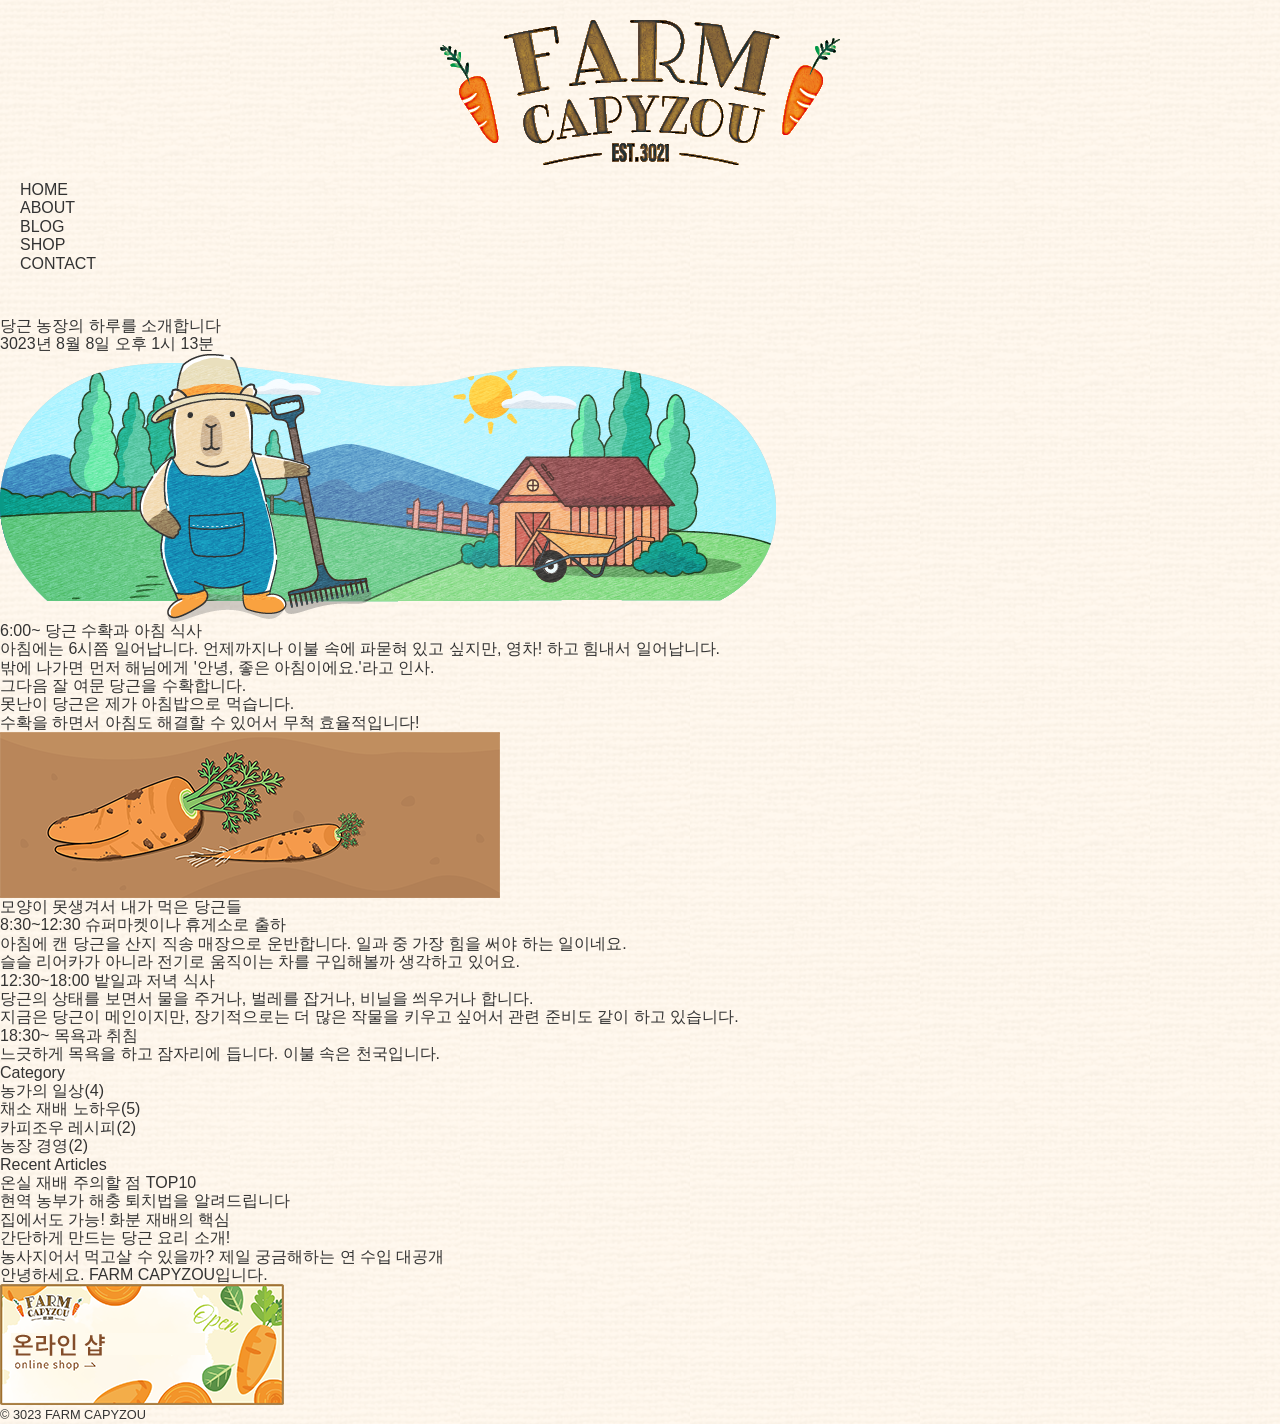
<file: test0413/06장/step/02/02_header_step2.html>
<!DOCTYPE html>
<html lang="ko">
  <head>
    <meta charset="UTF-8">
    <link rel="stylesheet" href="css/reset.css">
    <link rel="stylesheet" href="css/02_header_step2.css"><!-- ←여러분의 작업 파일에는 css/style.css가 들어갑니다 -->
    <title>FARM CAPYZOU</title>
  </head>
  <body>
    <header>
      <h1><img src="images/logo.png" alt="FARM CAPYZOU"></h1>
      <nav>
        <ul>
          <li><a href="#">HOME</a></li>
          <li><a href="#">ABOUT</a></li>
          <li><a href="#">BLOG</a></li>
          <li><a href="#">SHOP</a></li>
          <li><a href="#">CONTACT</a></li>
        </ul>
      </nav>
    </header>
    <main>
      <article>
        <h2>당근 농장의 하루를 소개합니다</h2>
        <p>
          <time datetime="3023-08-08T13:13">
            3023년 8월 8일 오후 1시 13분
          </time>
        </p>
        <p>
          <img src="images/eyecatch.png" alt="농원에 있는 카피조우 그림">
        </p>
        <section>
          <h3>6:00~ 당근 수확과 아침 식사</h3>
          <p>아침에는 6시쯤 일어납니다. 언제까지나 이불 속에 파묻혀 있고 싶지만, 영차! 하고 힘내서 일어납니다.<br>밖에 나가면 먼저 해님에게 '안녕, 좋은 아침이에요.'라고 인사.</p>
          <p>
            그다음 잘 여문 당근을 수확합니다.<br>
            못난이 당근은 제가 아침밥으로 먹습니다.<br>
            수확을 하면서 아침도 해결할 수 있어서 무척 효율적입니다!<br>
          </p>
          <figure>
            <img src="images/carrots.png" alt="못난이 당근 그림">
            <figcaption>모양이 못생겨서 내가 먹은 당근들</figcaption>
          </figure>
        </section>
        <section>
          <h3>8:30~12:30 슈퍼마켓이나 휴게소로 출하</h3>
          <p>아침에 캔 당근을 산지 직송 매장으로 운반합니다. 일과 중 가장 힘을 써야 하는 일이네요.<br>슬슬 리어카가 아니라 전기로 움직이는 차를 구입해볼까 생각하고 있어요.</p>
        </section>
        <section>
          <h3>12:30~18:00 밭일과 저녁 식사</h3>
          <p>당근의 상태를 보면서 물을 주거나, 벌레를 잡거나, 비닐을 씌우거나 합니다.<br>지금은 당근이 메인이지만, 장기적으로는 더 많은 작물을 키우고 싶어서 관련 준비도 같이 하고 있습니다.</p>
        </section>
        <section>
          <h3>18:30~ 목욕과 취침</h3>
          <p>느긋하게 목욕을 하고 잠자리에 듭니다. 이불 속은 천국입니다.</p>
        </section>
      </article>
    </main>
    <aside>
      <nav>
        <h2>Category</h2>
        <ul>
          <li><a href="#">농가의 일상(4)</a></li>
          <li><a href="#">채소 재배 노하우(5)</a></li>
          <li><a href="#">카피조우 레시피(2)</a></li>
          <li><a href="#">농장 경영(2)</a></li>
        </ul>
      </nav>
      <nav>
        <h2>Recent Articles</h2>
        <ul>
          <li><a href="#">온실 재배 주의할 점 TOP10</a></li>
          <li><a href="#">현역 농부가 해충 퇴치법을 알려드립니다</a></li>
          <li><a href="#">집에서도 가능! 화분 재배의 핵심</a></li>
          <li><a href="#">간단하게 만드는 당근 요리 소개!</a></li>
          <li><a href="#">농사지어서 먹고살 수 있을까? 제일 궁금해하는 연 수입 대공개</a></li>
          <li><a href="#">안녕하세요. FARM CAPYZOU입니다.</a></li>
        </ul>
      </nav>
      <p>
        <a href="#"><img src="images/side_banner.png" alt="온라인 샵 배너"></a>
      </p>
    </aside>
    <footer>
      <p><small>© 3023 FARM CAPYZOU</small></p>
    </footer>
  </body>
</html>
</file>
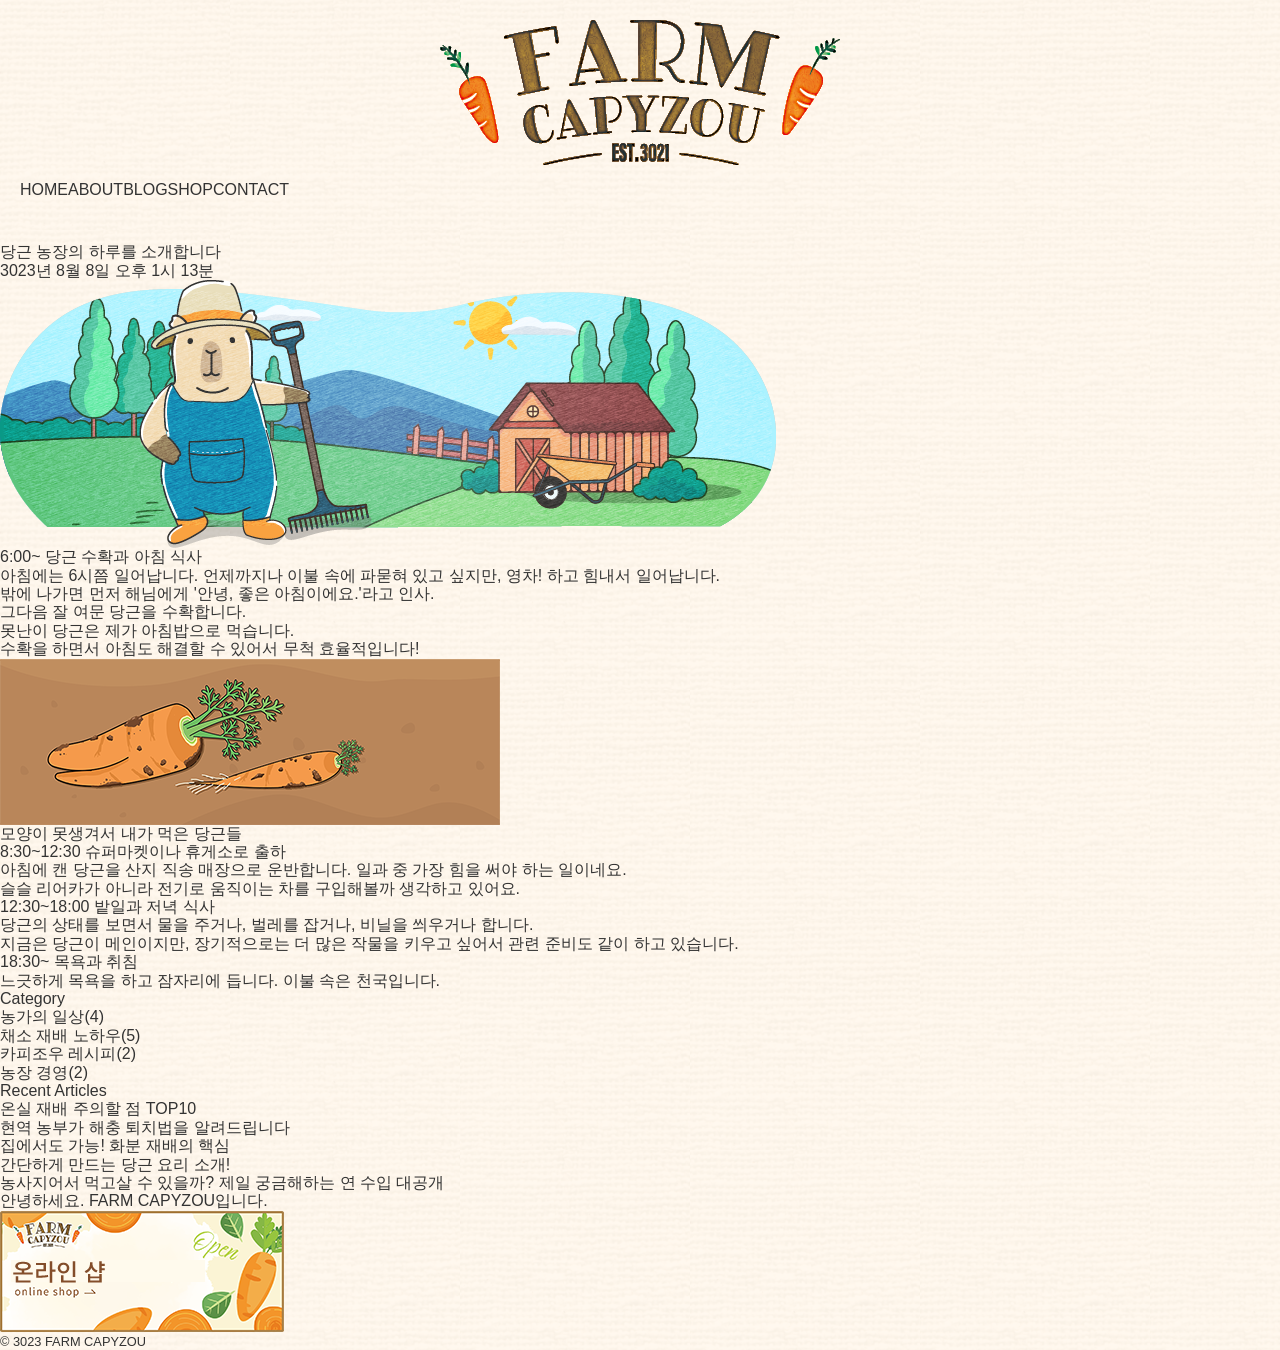
<file: test0413/06장/step/02/03_global-navigation_step1.html>
<!DOCTYPE html>
<html lang="ko">
  <head>
    <meta charset="UTF-8">
    <link rel="stylesheet" href="css/reset.css">
    <link rel="stylesheet" href="css/03_global-navigation_step1.css"><!-- ←여러분의 작업 파일에는 css/style.css가 들어갑니다 -->
    <title>FARM CAPYZOU</title>
  </head>
  <body>
    <header>
      <h1><img src="images/logo.png" alt="FARM CAPYZOU"></h1>
      <nav>
        <ul>
          <li><a href="#">HOME</a></li>
          <li><a href="#">ABOUT</a></li>
          <li><a href="#">BLOG</a></li>
          <li><a href="#">SHOP</a></li>
          <li><a href="#">CONTACT</a></li>
        </ul>
      </nav>
    </header>
    <main>
      <article>
        <h2>당근 농장의 하루를 소개합니다</h2>
        <p>
          <time datetime="3023-08-08T13:13">
            3023년 8월 8일 오후 1시 13분
          </time>
        </p>
        <p>
          <img src="images/eyecatch.png" alt="농원에 있는 카피조우 그림">
        </p>
        <section>
          <h3>6:00~ 당근 수확과 아침 식사</h3>
          <p>아침에는 6시쯤 일어납니다. 언제까지나 이불 속에 파묻혀 있고 싶지만, 영차! 하고 힘내서 일어납니다.<br>밖에 나가면 먼저 해님에게 '안녕, 좋은 아침이에요.'라고 인사.</p>
          <p>
            그다음 잘 여문 당근을 수확합니다.<br>
            못난이 당근은 제가 아침밥으로 먹습니다.<br>
            수확을 하면서 아침도 해결할 수 있어서 무척 효율적입니다!<br>
          </p>
          <figure>
            <img src="images/carrots.png" alt="못난이 당근 그림">
            <figcaption>모양이 못생겨서 내가 먹은 당근들</figcaption>
          </figure>
        </section>
        <section>
          <h3>8:30~12:30 슈퍼마켓이나 휴게소로 출하</h3>
          <p>아침에 캔 당근을 산지 직송 매장으로 운반합니다. 일과 중 가장 힘을 써야 하는 일이네요.<br>슬슬 리어카가 아니라 전기로 움직이는 차를 구입해볼까 생각하고 있어요.</p>
        </section>
        <section>
          <h3>12:30~18:00 밭일과 저녁 식사</h3>
          <p>당근의 상태를 보면서 물을 주거나, 벌레를 잡거나, 비닐을 씌우거나 합니다.<br>지금은 당근이 메인이지만, 장기적으로는 더 많은 작물을 키우고 싶어서 관련 준비도 같이 하고 있습니다.</p>
        </section>
        <section>
          <h3>18:30~ 목욕과 취침</h3>
          <p>느긋하게 목욕을 하고 잠자리에 듭니다. 이불 속은 천국입니다.</p>
        </section>
      </article>
    </main>
    <aside>
      <nav>
        <h2>Category</h2>
        <ul>
          <li><a href="#">농가의 일상(4)</a></li>
          <li><a href="#">채소 재배 노하우(5)</a></li>
          <li><a href="#">카피조우 레시피(2)</a></li>
          <li><a href="#">농장 경영(2)</a></li>
        </ul>
      </nav>
      <nav>
        <h2>Recent Articles</h2>
        <ul>
          <li><a href="#">온실 재배 주의할 점 TOP10</a></li>
          <li><a href="#">현역 농부가 해충 퇴치법을 알려드립니다</a></li>
          <li><a href="#">집에서도 가능! 화분 재배의 핵심</a></li>
          <li><a href="#">간단하게 만드는 당근 요리 소개!</a></li>
          <li><a href="#">농사지어서 먹고살 수 있을까? 제일 궁금해하는 연 수입 대공개</a></li>
          <li><a href="#">안녕하세요. FARM CAPYZOU입니다.</a></li>
        </ul>
      </nav>
      <p>
        <a href="#"><img src="images/side_banner.png" alt="온라인 샵 배너"></a>
      </p>
    </aside>
    <footer>
      <p><small>© 3023 FARM CAPYZOU</small></p>
    </footer>
  </body>
</html>
</file>
<file: legacy/0511/style.css>
@charset "UTF-8";

/* 1. 기본 폰트 및 초기화 */
body {
    font-family: 'Pretendard', -apple-system, BlinkMacSystemFont, system-ui, Roboto, sans-serif;
    background-color: #f4f7f9;
    margin: 0;
    padding: 60px 0; /* 헤더 제거로 인한 상단 여백 넉넉하게 확보 */
    color: #2d3436;
    line-height: 1.6;
}

h1, h2, h3, p, dl, dt, dd {
    margin: 0;
}

/* 2. 전체 레이아웃 (2단 분리) */
.content-wrapper {
    max-width: 1200px;
    margin: 0 auto;
    display: flex;
    gap: 30px;
    padding: 0 20px;
}

/* --- 3. 메인 콘텐츠 (좌측) --- */
.resume-main {
    flex: 7;
    display: flex;
    flex-direction: column;
    gap: 35px;
}

/* 히어로 배너 */
.intro-banner {
    padding: 70px 50px;
    background: linear-gradient(135deg, #007bff 0%, #0056b3 100%);
    border-radius: 24px;
    color: white;
    box-shadow: 0 10px 30px rgba(0, 123, 255, 0.2);
}
.main-slogan { font-size: 2.5rem; line-height: 1.3; margin: 0 0 15px 0; font-weight: 700; }
.main-slogan span { color: #ffffff; border-bottom: 5px solid rgba(255, 255, 255, 0.4); }
.sub-slogan { font-size: 1.1rem; opacity: 0.9; margin: 0; font-weight: 300; letter-spacing: 1px; }

/* 섹션 타이틀 공통 */
.section-title {
    font-size: 1.5rem;
    margin-bottom: 25px;
    color: #007bff;
    display: flex;
    align-items: center;
    gap: 15px;
    font-weight: 800;
}
.section-title::after {
    content: "";
    flex: 1;
    height: 1px;
    background: #dee2e6;
}

/* 태그 리스트 공통 뼈대 */
.tag-list { 
    list-style: none; 
    padding: 0; 
    display: flex; 
    flex-wrap: wrap; 
    gap: 12px; 
}
.tag-list li {
    padding: 12px 26px;
    border-radius: 14px;
    font-weight: 600;
    font-size: 0.95rem;
}

/* 스킬 섹션: 정적 데이터 (호버 및 애니메이션 완전 제거) */
.skills-section .tag-list li {
    background: white;
    color: #4b5563;
    border: 1px solid #edf2f7;
    box-shadow: 0 4px 10px rgba(0,0,0,0.04);
    cursor: default; /* 클릭할 수 없는 정보임을 명시 */
}

/* 관심사 섹션: 인터랙티브 버튼 (어포던스 부여 및 가독성 개선) */
.interests-section .tag-list li {
    background: #e9ecef;
    color: #4b5563;
    border: 1px solid transparent;
    cursor: pointer; /* 클릭 가능한 요소임을 나타냄 */
    transition: all 0.2s ease-in-out; /* 절제된 속도의 트랜지션 */
}
.interests-section .tag-list li:hover {
    background: #2d3436; /* 흰색 글씨와 완벽한 대비를 이루는 짙은 차콜색 */
    color: #ffffff;
    transform: translateY(-3px); /* 위로 살짝만 반응 */
    box-shadow: 0 6px 12px rgba(0,0,0,0.15);
}

/* 테이블 디자인 */
.table-container { 
    background: white; 
    border-radius: 20px; 
    overflow: hidden; 
    box-shadow: 0 4px 15px rgba(0,0,0,0.05); 
}
table { width: 100%; border-collapse: collapse; }
th { background: #f8f9fa; padding: 18px; text-align: left; color: #636e72; font-size: 0.85rem; text-transform: uppercase; letter-spacing: 1px; }
td { padding: 22px 18px; border-top: 1px solid #f1f3f5; font-size: 0.95rem; }
tr:hover td { background-color: #fdfdfd; color: #007bff; transition: background-color 0.2s; }

/* --- 4. 사이드바 (우측) --- */
.profile-sidebar {
    flex: 3;
}
.sticky-container {
    position: sticky;
    top: 60px; /* 스크롤 시 화면 상단에서 60px 띄운 상태로 고정 */
    display: flex;
    flex-direction: column;
    gap: 25px;
}

.profile-card, .contact-section {
    background: white;
    border-radius: 24px;
    padding: 35px;
    box-shadow: 0 15px 35px rgba(0,0,0,0.06);
}

/* 증명사진 */
.image-box {
    width: 140px;
    height: 140px;
    margin: 0 auto 25px;
    border-radius: 50%;
    overflow: hidden;
    border: 6px solid #f0f2f5;
    box-shadow: 0 5px 15px rgba(0,0,0,0.1);
}
.image-box img { width: 100%; height: 100%; object-fit: cover; }

/* 기본 정보 표 */
.basic-info { display: grid; grid-template-columns: 1fr 2fr; gap: 15px; border-top: 1px solid #f1f3f5; padding-top: 25px; }
.basic-info dt { color: #b2bec3; font-size: 0.8rem; text-transform: uppercase; font-weight: 600; }
.basic-info dd { font-weight: 700; color: #2d3436; }

/* 연락처 및 SNS */
.side-title { font-size: 1.2rem; margin-bottom: 25px; font-weight: 800; color: #2d3436; }
.contact-box p { font-size: 0.9rem; margin: 12px 0; display: flex; flex-direction: column; gap: 5px; }
.contact-box span { color: #9ca3af; font-size: 0.75rem; font-weight: 600; }
.contact-box a { color: #007bff; text-decoration: none; font-weight: 700; font-size: 1rem; }

.sns-links { list-style: none; padding: 0; margin-top: 25px; display: grid; grid-template-columns: 1fr 1fr; gap: 12px; }
.btn-sns {
    display: block;
    text-align: center;
    padding: 12px;
    background: #f8f9fa;
    border-radius: 12px;
    text-decoration: none;
    color: #4b5563;
    font-size: 0.9rem;
    font-weight: 700;
    transition: 0.2s;
}
.btn-sns:hover { background: #2d3436; color: white; transform: translateY(-3px); }

/* --- 5. 반응형 미디어 쿼리 --- */
@media (max-width: 1024px) {
    .content-wrapper { flex-direction: column; }
    .resume-main, .profile-sidebar { flex: none; width: 100%; }
    .sticky-container { position: static; }
}
</file>
<file: test0413/06장/완성/css/style.css>
@charset "utf-8";

body {
  background-image: url(../images/bg.png);
  font-size: 16px;
  font-family: 'arial','Apple SD Gothic Neo','NanumGothic',sans-serif;
  color: #333333;
}
header {
  width: 1240px;
  margin: 0 auto 44px;
}
h1 {
  text-align: center;
  padding: 20px 0px 16px;
}
header nav ul {
  display: flex;
  justify-content: center;
  border-top: 2px solid #7c5d48;
  border-bottom: 2px solid #7c5d48;
  background-color: rgba(255,255,255,0.42);
  padding: 12px 0px 10px;
}
header nav ul li {
  margin: 0 20px;
}
header nav ul li a {
  font-size: 22px;
  font-weight: bold;
  color: #7c5d48;
}
header nav ul li a:hover {
  text-decoration: underline double;
}
div {
  width: 1240px;
  margin: 0 auto 50px;
  display: flex;
  justify-content: space-between;
}
main {
  flex-basis: 920px;
  background-color: #ffffff;
  border-radius: 16px;
  padding: 62px 72px 32px 72px;
  box-shadow: 0px 0px 8px rgba(0,0,0,0.16);
}
aside {
  flex-basis: 284px;
}
aside nav {
  border-radius: 16px;
  background-color: #ffffff;
  box-shadow: 0px 0px 8px rgba(0,0,0,0.16);
  padding: 24px 28px;
  margin-bottom: 24px;
}
aside nav h2 {
  margin-bottom: 18px;
  font-size: 22px;
  font-weight: bold;
  color: #7c5d48;
}
aside nav ul {
  font-size: 14px;
}
.categoryNav ul li {
  list-style-type: square;
  color: #7c5d48;
  margin: 0 0 16px 20px;
}
.categoryNav ul li a {
  color: #333333;
}
.recentNav ul li {
  border-bottom: 1px solid #7c5d48;
  padding-bottom: 10px;
  margin-bottom: 22px;
}
.recentNav ul {
  height: 240px;
  overflow: hidden scroll;
}
article h2 {
  font-size: 40px;
  font-weight: 500;
  margin-bottom: 8px;
}
time {
  background-color: #91c777;
  border-radius: 0px 22px 22px 22px;
  font-size: 18px;
  font-weight: bold;
  color: #ffffff;
  padding: 11px 23px 10px 18px;
  display: inline-block;
}
.postdate {
  margin-bottom: 26px;
}
.eyecatch {
  margin-bottom: 26px;
}
article h3 {
  border-bottom: 2px solid #6ab547;
  margin-bottom: 20px;
  font-size: 28px;
  font-weight: 600;
  background-image: url(../images/h2_icon.png);
  background-repeat: no-repeat;
  background-position: left bottom;
  padding: 20px 10px 10px 48px;
}
article section p {
  line-height: 1.6;
  margin-bottom: 24px;
}
article section {
  margin-bottom: 50px;
}
footer {
  background-color: #523f2e;
  color: #ffffff;
  text-align: center;
  padding: 14px 10px 20px;
}
</file>
<file: test0413/06장/작업/css/style.css>
@charset "utf-8";

body {
    background: url(../images/bg.png);
    font-size: 16px;
    font-family: 'arial', sans-serif;
    color: #333;

}
header {
    width: 1240px;
    margin: 0 auto 44px;
}
h1 {
    text-align: center;
    padding: 20px 0px 16px;
}
header nav ul{
    display: flex;
    justify-content: center;
    border-top: 2px solid #777;
    border-bottom: 2px solid #777;
    background-color: rgba(255, 255, 255, .42);
    padding: 12px 0px 10px;
}
header nav ul li {    
    margin: 0px 20px;
}

header nav ul li a{
    padding: 10px;
}
header nav ul li a:hover {
    text-decoration: underline double;
    background-color: #333;
    color: white; 
}

div{
    width: 1240px;
    margin: 0 auto 50px;
    display: flex;
    justify-content: space-between;
}
main{
    flex-basis: 920px;
    background-color: #fff;
    border-radius: 16px;
    padding: 62px 72px 32px 72px;
    box-shadow: 0px 0px 8px rgba(0,0,0,0.16);
}

aside {
    flex-basis: 284px;
    
}
aside nav {
  border-radius: 16px;
  background-color: #ffffff;
  box-shadow: 0px 0px 8px rgba(0,0,0,0.16);
  padding: 24px 28px;
  margin-bottom: 24px;
}
aside nav h2 {
  margin-bottom: 18px;
  font-size: 22px;
  font-weight: bold;
  color: #7c5d48;
}
aside nav ul {
  font-size: 14px;
}
.categoryNav ul li {
  list-style-type: square;
  color: #7c5d48;
  margin: 0 0 16px 20px;
}
.categoryNav ul li a {
  color: #333333;
}
.recentNav ul li {
  border-bottom: 1px solid #7c5d48;
  padding-bottom: 10px;
  margin-bottom: 22px;
}
.recentNav ul {
  height: 240px;
  overflow: hidden scroll;
}

article h2{
    font-size: 40px;
    font-weight: 500;
    margin-bottom: 8px;

}
time {
  background-color: #91c777;
  border-radius: 0px 22px 22px 22px;
  font-size: 18px;
  font-weight: bold;
  color: #ffffff;
  padding: 11px 23px 10px 18px;
  display: inline-block;
}
.postdate {
  margin-bottom: 26px;
}
.eyecatch {
  margin-bottom: 26px;
}

article h3 {
  border-bottom: 2px solid #6ab547;
  margin-bottom: 20px;
  font-size: 28px;
  font-weight: 600;
  background-image: url(../images/h2_icon.png);
  background-repeat: no-repeat;
  background-position: left bottom;
  padding: 20px 10px 10px 48px;
}
article section p {
  line-height: 1.6;
  margin-bottom: 24px;
}
article section {
  margin-bottom: 50px;
}
footer {
  background-color: #523f2e;
  color: #ffffff;
  text-align: center;
  padding: 14px 10px 20px;
}
</file>
<file: test0413/06장/Flexbox/완성/css/style.css>
@charset "utf-8";

/*구분하기 쉽도록 색상을 넣습니다*/
ul {
  border: 4px solid #e8cca9;
}
ul li {
  background-color: #efefef;
  border: 1px solid #ed7a92;
  color: #111111;
}

/*아래에 Flexbox 코드를 넣습니다*/
ul {
  display: flex;
  width: 600px;
}

.ul2 {
  width: 750px;
}

.b1{
  flex-basis: 180px;
}
.b2{
  flex-basis: 240px;
}
.b3{
  flex-basis: 300px;
}
</file>
<file: test0413/06장/Flexbox/작업/css/style.css>
@charset "utf-8";

/*구분하기 쉽도록 색상을 넣습니다*/
ul {
  border: 4px solid #e8cca9;
}
ul li {
  background-color: #efefef;
  border: 1px solid #ed7a92;
  color: #111111;
}

/*아래에 Flexbox 코드를 넣습니다*/
</file>
<file: test0413/06장/step/02/css/01_body_step1.css>
@charset "utf-8";

body {
  background-image: url(../images/bg.png);
}
</file>
<file: test0413/06장/step/02/css/01_body_step2.css>
@charset "utf-8";

body {
  background-image: url(../images/bg.png);
  font-size: 16px;
  font-family: 'arial','Apple SD Gothic Neo','NanumGothic',sans-serif;
  color: #333333;
}
</file>
<file: test0413/06장/step/02/css/02_header_step1.css>
@charset "utf-8";

body {
  background-image: url(../images/bg.png);
  font-size: 16px;
  font-family: 'arial','Apple SD Gothic Neo','NanumGothic',sans-serif;
  color: #333333;
}
header {
  width: 1240px;
  margin: 0 auto 44px;
}
</file>
<file: test0413/06장/step/02/css/02_header_step2.css>
@charset "utf-8";

body {
  background-image: url(../images/bg.png);
  font-size: 16px;
  font-family: 'arial','Apple SD Gothic Neo','NanumGothic',sans-serif;
  color: #333333;
}
header {
  width: 1240px;
  margin: 0 auto 44px;
}
h1 {
  text-align: center;
  padding: 20px 0px 16px;
}
</file>
<file: test0413/06장/step/02/css/03_global-navigation_step1.css>
@charset "utf-8";

body {
  background-image: url(../images/bg.png);
  font-size: 16px;
  font-family: 'arial','Apple SD Gothic Neo','NanumGothic',sans-serif;
  color: #333333;
}
header {
  width: 1240px;
  margin: 0 auto 44px;
}
h1 {
  text-align: center;
  padding: 20px 0px 16px;
}
header nav ul {
  display: flex;
}
</file>
